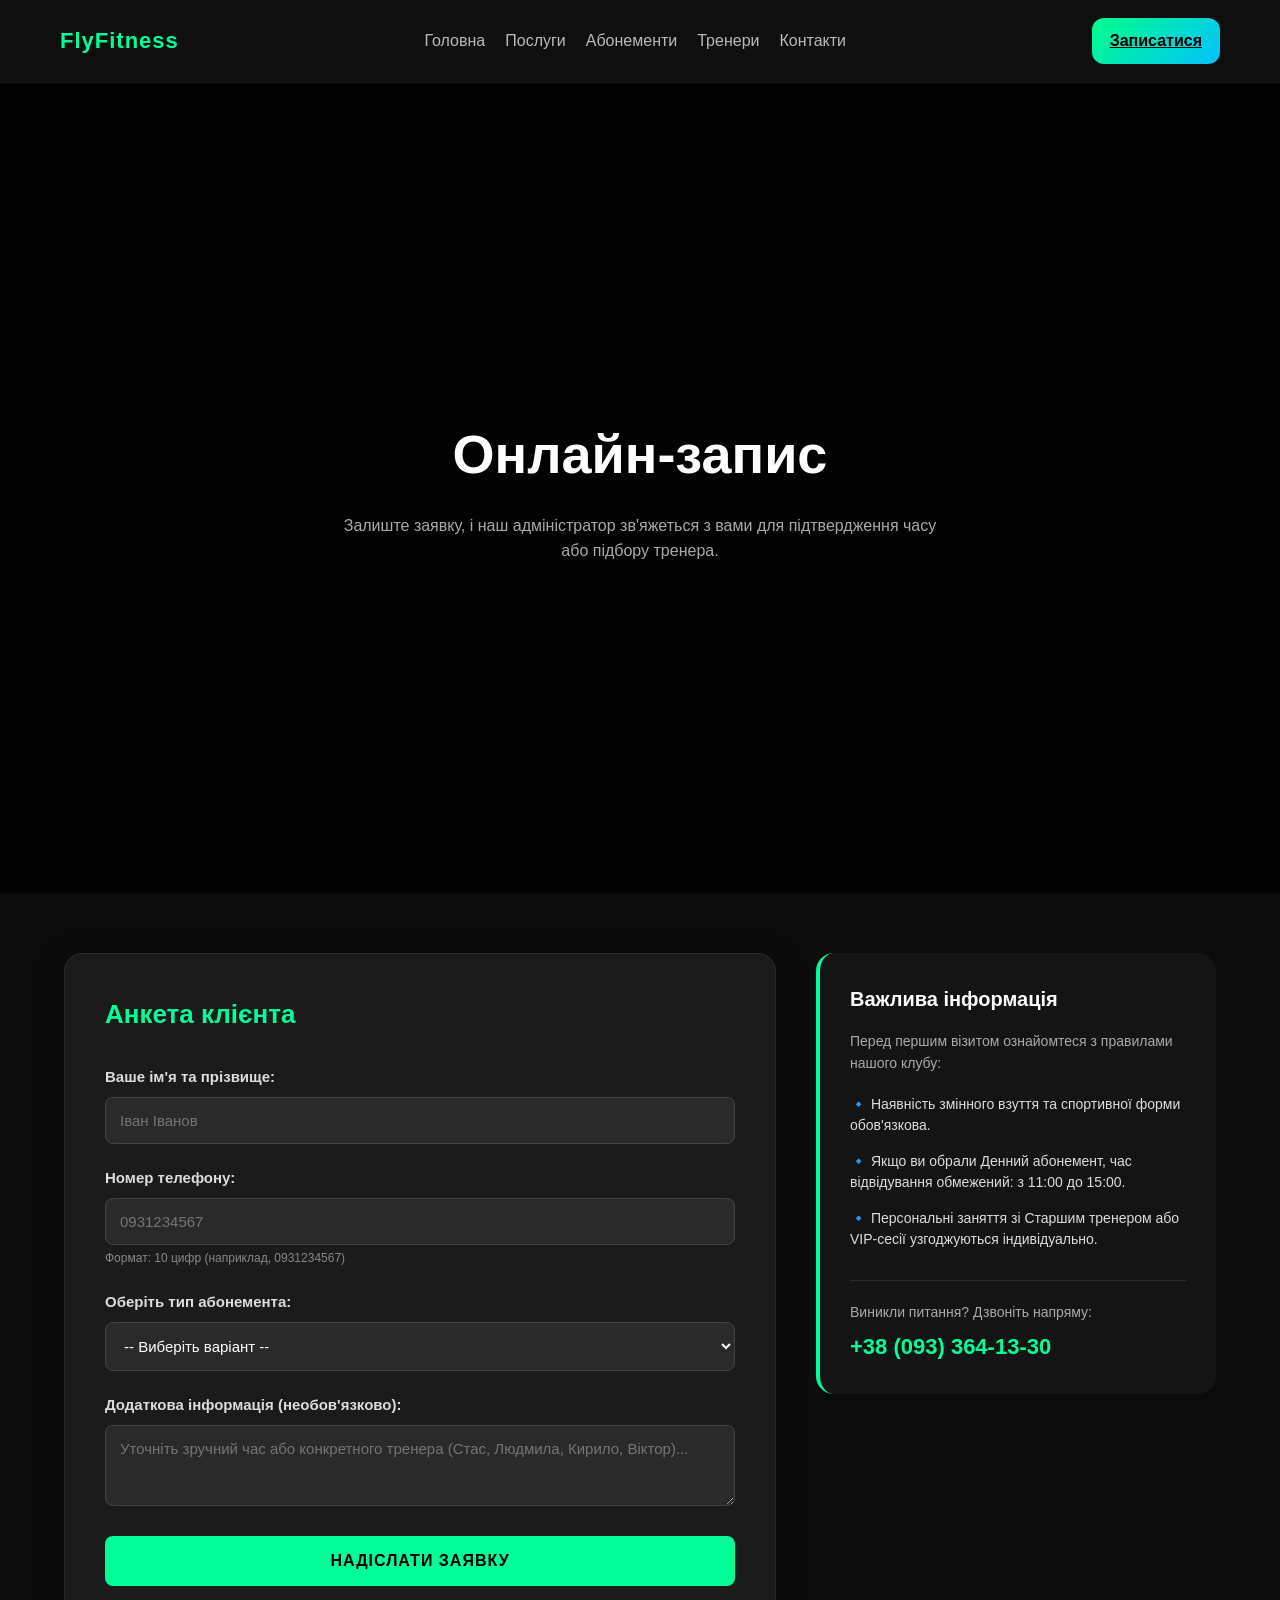
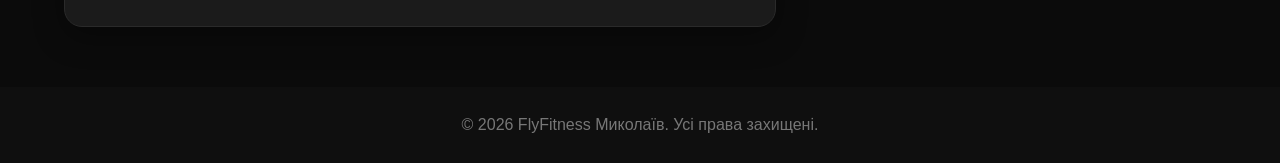
<file: booking.html>
<!DOCTYPE html>
<html lang="uk">
<head>
    <meta charset="UTF-8">
    <meta name="viewport" content="width=device-width, initial-scale=1.0">
    <title>Записатися на тренування | FlyFitness Миколаїв</title>
    <meta name="description" content="Спортивний клуб FlyFitness у Миколаєві (Корабельний район). Тренажерний зал, бокс, кікбоксинг, БДД, персональні тренування. Записуйся онлайн!">
    <meta name="keywords" content="FlyFitness, Флай Фітнес Миколаїв, тренажерний зал корабельний, бокс миколаїв океанівська, кікбоксинг корабельний">
    <link rel="stylesheet" href="css/style.css">
    <link rel="stylesheet" href="css/booking.css">
</head>
<body>

<header class="header">
    <div class="logo">FlyFitness</div>
    <nav class="nav">
        <a href="index.html">Головна</a>
        <a href="services.html">Послуги</a>
        <a href="pricing.html">Абонементи</a>
        <a href="trainers.html">Тренери</a>
        <a href="contact.html">Контакти</a>
    </nav>
    <a href="booking.html" class="btn active-btn">Записатися</a>
</header>

<section class="hero">
    <div class="hero-content">
        <h1>Онлайн-запис</h1>
        <p>Залиште заявку, і наш адміністратор зв'яжеться з вами для підтвердження часу або підбору тренера.</p>
    </div>
</section>

<main class="container">
    <div class="booking-wrapper">
        
        <div class="booking-card">
            <h2>Анкета клієнта</h2>
            
            <form action="https://api.web3forms.com/submit" method="POST" class="booking-form">
                
                <input type="hidden" name="access_key" value="af3d363a-8ff3-4e5d-8b2e-3a3e325b9c94">
                
                <input type="hidden" name="subject" value="Нова заявка на тренування з сайту FlyFitness">

                <div class="form-group">
                    <label for="name">Ваше ім'я та прізвище:</label>
                    <input 
                        type="text" 
                        id="name" 
                        name="Ім'я Клієнта" 
                        placeholder="Іван Іванов" 
                        pattern="^[A-Za-zА-Яа-яЁёІіЇїЄєҐґ'\s]{2,50}$"
                        title="Будь ласка, введіть реальне ім'я (тільки літери, мінімум 2 символи)"
                        required
                    >
                </div>

                <div class="form-group">
                    <label for="phone">Номер телефону:</label>
                    <input 
                        type="tel" 
                        id="phone" 
                        name="Телефон" 
                        placeholder="0931234567" 
                        pattern="^(\+38)?0\d{9}$"
                        title="Введіть коректний номер мобільного телефону у форматі 10 цифр (наприклад: 0931234567)"
                        required
                    >
                    <small style="color: #888; font-size: 12px; display: block; margin-top: 4px;">
                        Формат: 10 цифр (наприклад, 0931234567)
                    </small>
                </div>

                <div class="form-group">
                    <label for="service">Оберіть тип абонемента:</label>
                    <select id="service" name="Обраний Абонемент" required>
                        <option value="" disabled selected>-- Виберіть варіант --</option>
                        
                        <optgroup label="Самостійні тренування (Тренажерний зал)">
                            <option value="Тренажерний зал: 8 занять — 1050₴">8 занять (1 міс.) — 1050₴</option>
                            <option value="Тренажерний зал: 12 занять — 1300₴">12 занять (діє 40 днів) — 1300₴</option>
                            <option value="Тренажерний зал: 20 занять — 2000₴">20 занять (діє 3 місяці) — 2000₴</option>
                            <option value="Тренажерний зал: 25 занять — 2450₴">25 занять (діє 12 місяців) — 2450₴</option>
                            <option value="Тренажерний зал: Безліміт 1 міс — 1400₴">Безліміт на 1 місяць — 1400₴</option>
                            <option value="Тренажерний зал: Безліміт 3 міс — 3000₴">Безліміт на 3 місяці — 3000₴</option>
                            <option value="Тренажерний зал: Безліміт 6 міс — 5500₴">Безліміт на 6 місяців — 5500₴</option>
                            <option value="Тренажерний зал: Безліміт 12 міс — 9000₴">Безліміт на 12 місяців — 9000₴</option>
                            <option value="Тренажерний зал: Денний безліміт — 1100₴">Безлімітний денний (11:00-15:00) — 1100₴</option>
                        </optgroup>

                        <optgroup label="Бійцівський зал (Групові тренування)">
                            <option value="Кікбоксинг (12 занять) — 1200₴">Кікбоксинг (12 тренувань / 30 днів) — 1200₴</option>
                            <option value="Кікбоксинг Жіночий (10 занять) — 1200₴">Кікбоксинг жіночий (10 тренувань / 40 днів) — 1200₴</option>
                            <option value="Бокс (10 занять) — 1300₴">Бокс (10 тренувань / 40 днів) — 1300₴</option>
                            <option value="Джиу-Джитсу (10 занять) — 1300₴">Джиу-Джитсу (10 тренувань / 40 днів) — 1300₴</option>
                        </optgroup>

                        <optgroup label="Абонементи персональні з тренером">
                            <option value="З тренером у міні-групах: 10 занять — 2600₴">10 тренувань з тренером у міні-групах — 2600₴</option>
                            <option value="Зі старшим тренером у міні-групах: 10 занять — 3000₴">10 тренувань зі старшим тренером у міні-групах — 3000₴</option>
                            <option value="Індивідуальні VIP: 10 занять — 4000₴">10 індивідуальних VIP тренувань — 4000₴</option>
                        </optgroup>
                    </select>
                </div>

                <div class="form-group">
                    <label for="message">Додаткова інформація (необов'язково):</label>
                    <textarea id="message" name="Коментар клієнта" rows="3" placeholder="Уточніть зручний час або конкретного тренера (Стас, Людмила, Кирило, Віктор)..."></textarea>
                </div>

                <button type="submit" class="btn submit-btn">Надіслати заявку</button>
            </form>
        </div>

        <div class="booking-info">
            <h3>Важлива інформація</h3>
            <p>Перед першим візитом ознайомтеся з правилами нашого клубу:</p>
            <ul>
                <li>🔹 Наявність змінного взуття та спортивної форми обов'язкова.</li>
                <li>🔹 Якщо ви обрали Денний абонемент, час відвідування обмежений: з 11:00 до 15:00.</li>
                <li>🔹 Персональні заняття зі Старшим тренером або VIP-сесії узгоджуються індивідуально.</li>
            </ul>
            <div class="support-box">
                <p>Виникли питання? Дзвоніть напряму:</p>
                <a href="tel:+380933641330" class="phone-link">+38 (093) 364-13-30</a>
            </div>
        </div>

    </div>
</main>

<footer class="footer">
    © 2026 FlyFitness Миколаїв. Усі права захищені.
</footer>

</body>
</html>
</file>
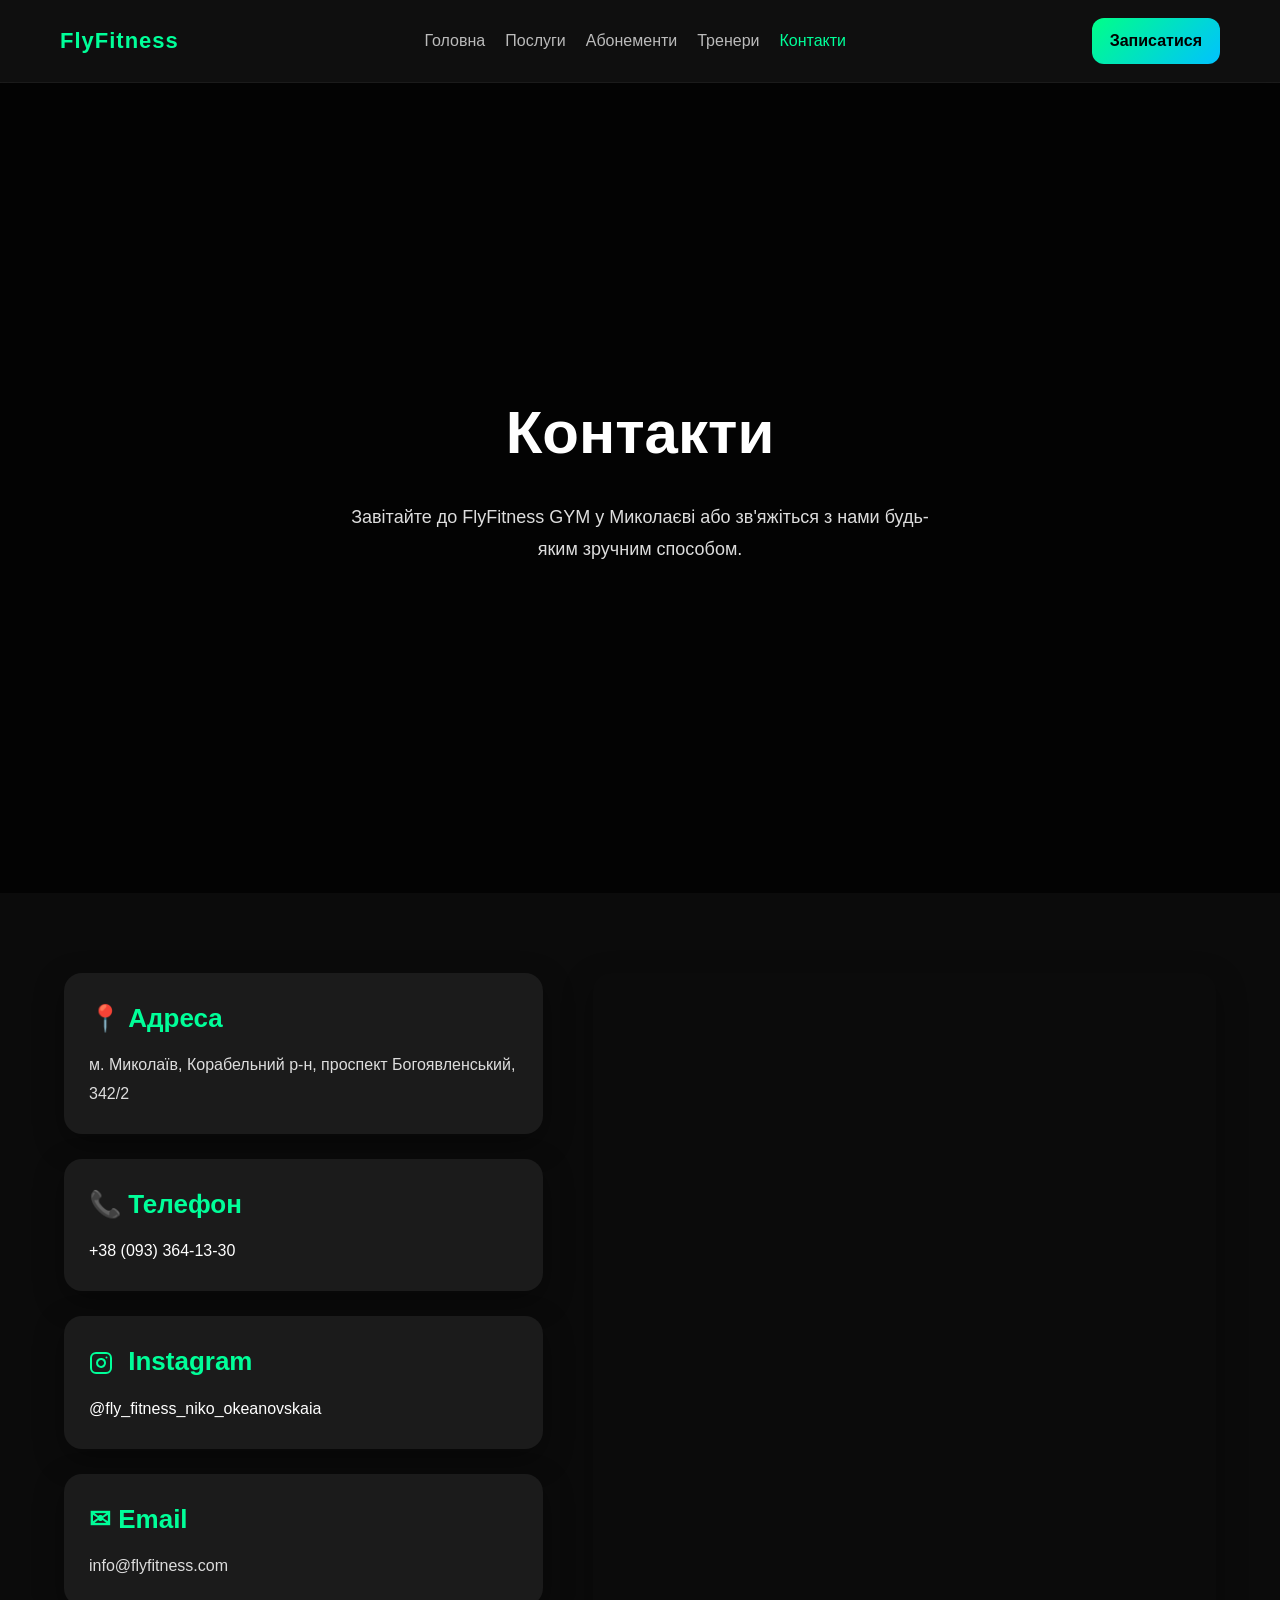
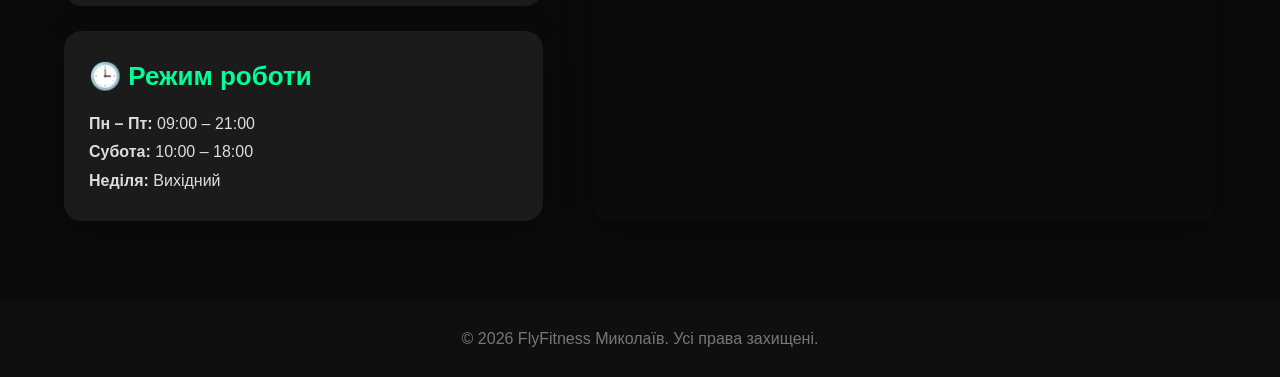
<file: contact.html>
<!DOCTYPE html>
<html lang="uk">
<head>
    <meta charset="UTF-8">
    <meta name="viewport" content="width=device-width, initial-scale=1.0">
    <title>Контакти | FlyFitness Миколаїв</title>
    <meta name="description" content="Спортивний клуб FlyFitness у Миколаєві (Корабельний район). Тренажерний зал, бокс, кікбоксинг, БДД, персональні тренування. Записуйся онлайн!">
    <meta name="keywords" content="FlyFitness, Флай Фітнес Миколаїв, тренажерний зал корабельний, бокс миколаїв океанівська, кікбоксинг корабельний">
    <link rel="stylesheet" href="css/style.css">
    <link rel="stylesheet" href="css/contacts.css">
</head>

<body>
    <header class="header">
        <div class="logo">FlyFitness</div>

        <nav class="nav">
            <a href="index.html">Головна</a>
            <a href="services.html">Послуги</a>
            <a href="pricing.html">Абонементи</a>
            <a href="trainers.html">Тренери</a>
            <a href="contact.html" class="active">Контакти</a>
        </nav>

        <a href="booking.html" class="btn">Записатися</a>
    </header>

    <section class="hero">
        <div class="hero-content">
            <h1>Контакти</h1>
            <p>
                Завітайте до FlyFitness GYM у Миколаєві або зв'яжіться з нами будь-яким зручним способом.
            </p>
        </div>
    </section>

    <main class="container">
        <div class="contacts">

            <div class="info">
                <div class="item">
                    <h2>📍 Адреса</h2>
                    <p>м. Миколаїв, Корабельний р-н, проспект Богоявленський, 342/2</p>
                </div>

                <div class="item">
                    <h2>📞 Телефон</h2>
                    <p><a href="tel:+380933641330" style="color: #fff; text-decoration: none;">+38 (093) 364-13-30</a></p>
                </div>

                <div class="item">
                    <h2>
                        <svg xmlns="http://www.w3.org/2000/svg" width="24" height="24" viewBox="0 0 24 24" fill="none" stroke="#00ff99" stroke-width="2" stroke-linecap="round" stroke-linejoin="round" style="vertical-align: middle; margin-right: 8px;">
                            <rect x="2" y="2" width="20" height="20" rx="5" ry="5"></rect>
                            <path d="M16 11.37A4 4 0 1 1 12.63 8 4 4 0 0 1 16 11.37z"></path>
                            <line x1="17.5" y1="6.5" x2="17.51" y2="6.5"></line>
                        </svg>
                        Instagram
                    </h2>
                    <p>
                        <a href="https://www.instagram.com/fly_fitness_niko_okeanovskaia" target="_blank" class="instagram-link">
                            @fly_fitness_niko_okeanovskaia
                        </a>
                    </p>
                </div>

                <div class="item">
                    <h2>✉ Email</h2>
                    <p>info@flyfitness.com</p>
                </div>

                <div class="item">
                    <h2>🕒 Режим роботи</h2>
                    <p>
                        <strong>Пн – Пт:</strong> 09:00 – 21:00<br>
                        <strong>Субота:</strong> 10:00 – 18:00<br>
                        <strong>Неділя:</strong> Вихідний
                    </p>
                </div>
            </div>

            <div class="map">
                <iframe src="https://www.google.com/maps/embed?pb=!1m18!1m12!1m3!1d682.1029056314954!2d32.01544116966896!3d46.85527141530162!2m3!1f0!2f0!3f0!3m2!1i1024!2i768!4f13.1!3m3!1m2!1s0x40c432b289055f2b%3A0xffde4227c961db86!2sFlyFitness%20GYM!5e0!3m2!1sru!2see!4v1782573826416!5m2!1sru!2see" 
                width="600" 
                height="450" 
                style="border:0;" 
                allowfullscreen="" 
                loading="lazy" 
                referrerpolicy="strict-origin-when-cross-origin">
            </iframe>
            </div>

        </div>
    </main>

    <footer class="footer">
        © 2026 FlyFitness Миколаїв. Усі права захищені.
    </footer>
</body>
</html>
</file>
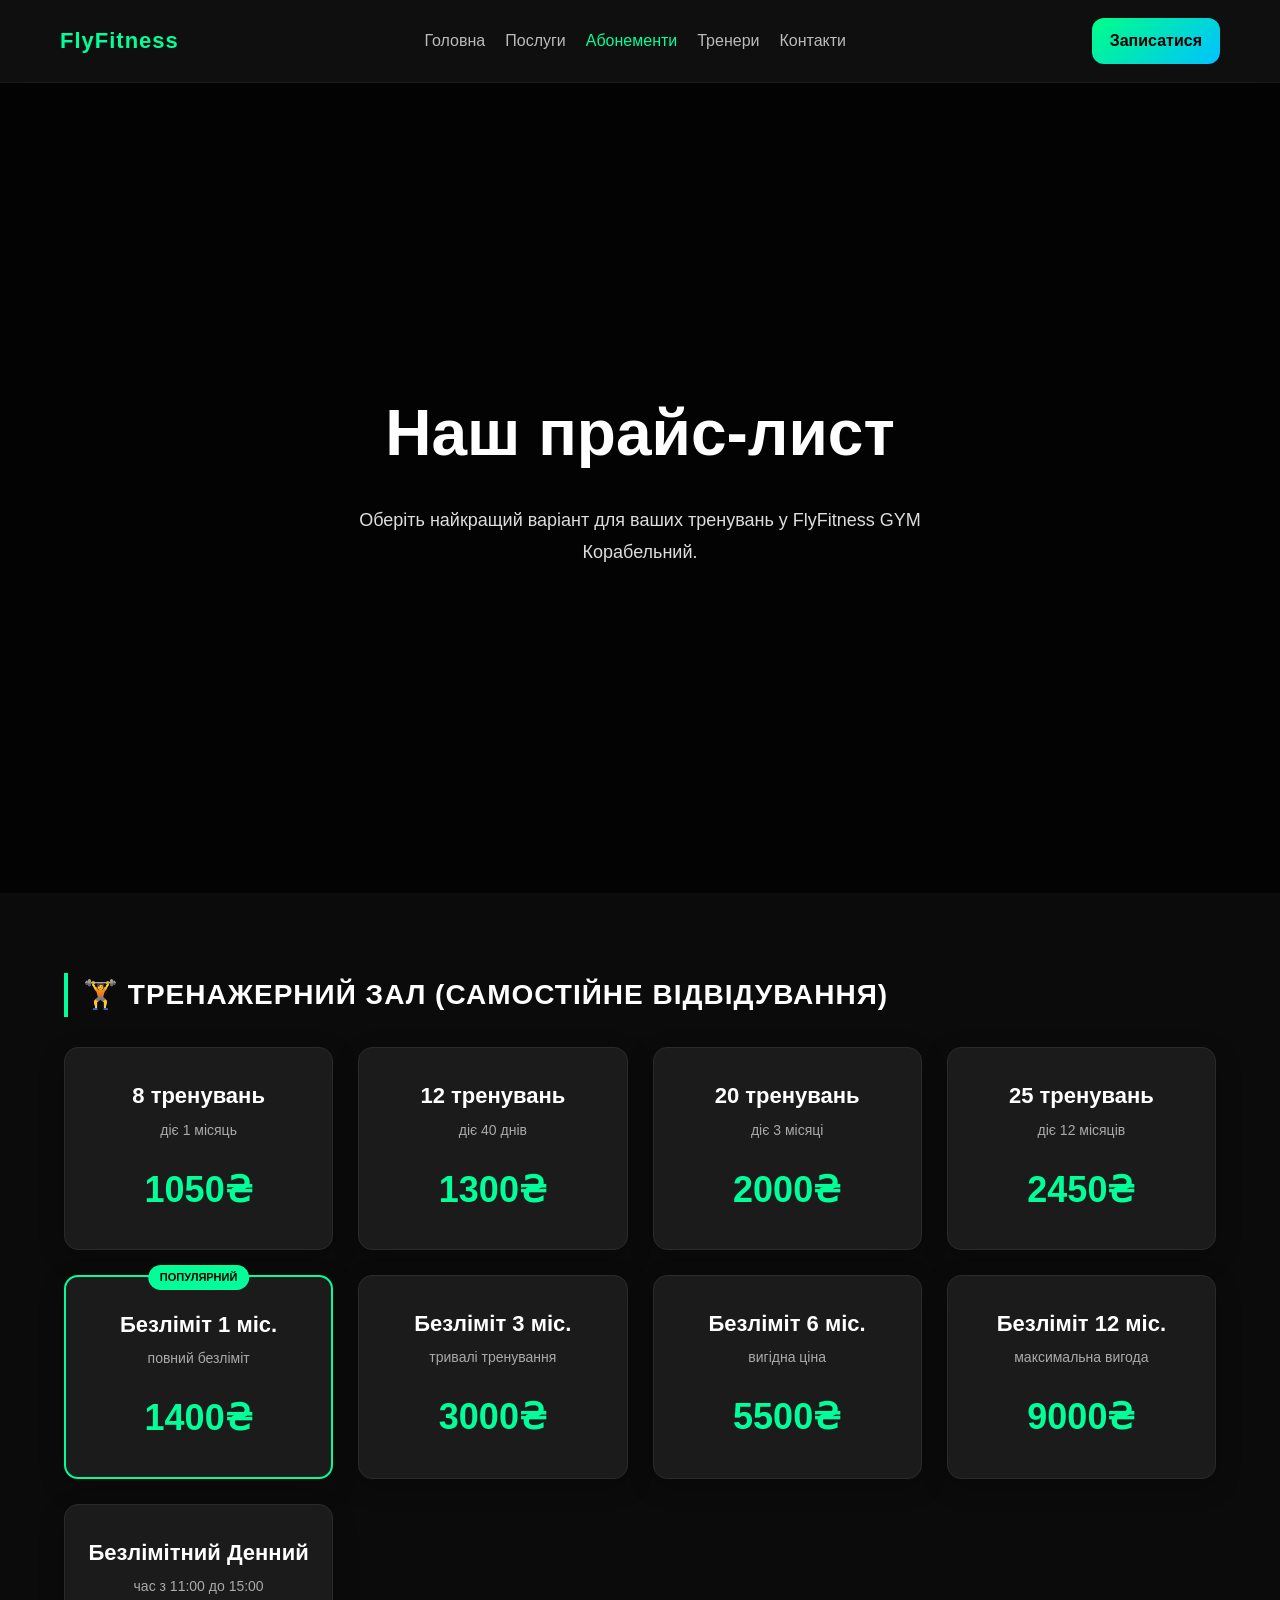
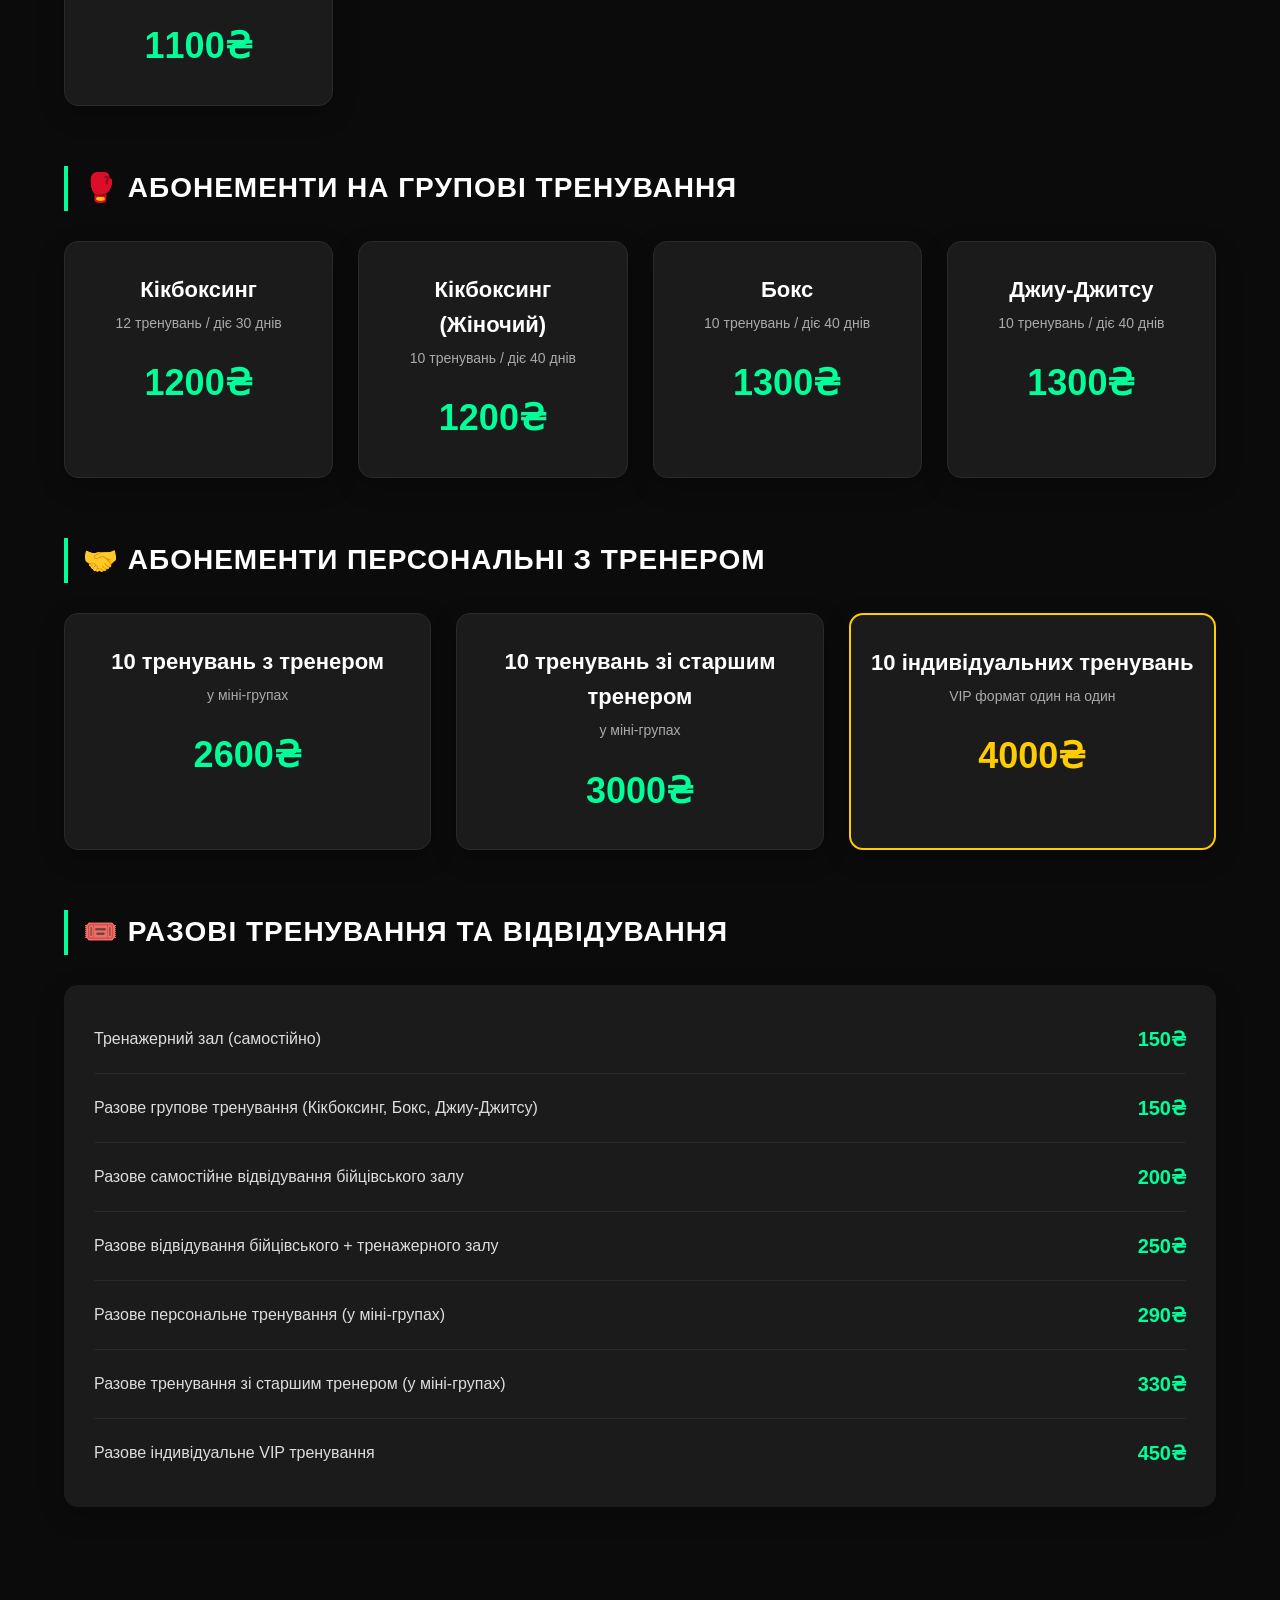
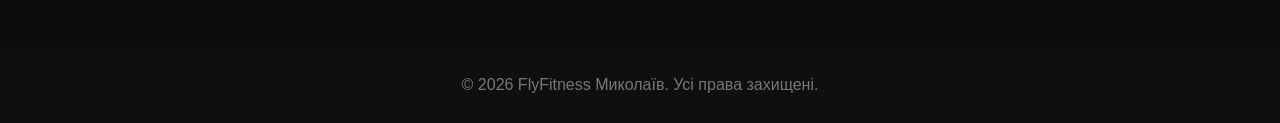
<file: pricing.html>
<!DOCTYPE html>
<html lang="uk">
<head>
    <meta charset="UTF-8">
    <meta name="viewport" content="width=device-width, initial-scale=1.0">
    <title>Абонементи та Ціни | FlyFitness Миколаїв</title>
    <meta name="description" content="Спортивний клуб FlyFitness у Миколаєві (Корабельний район). Тренажерний зал, бокс, кікбоксинг, БДД, персональні тренування. Записуйся онлайн!">
    <meta name="keywords" content="FlyFitness, Флай Фітнес Миколаїв, тренажерний зал корабельний, бокс миколаїв океанівська, кікбоксинг корабельний">
    <link rel="stylesheet" href="css/style.css">
    <link rel="stylesheet" href="css/pricing.css">
</head>
<body>

<header class="header">
    <div class="logo">FlyFitness</div>
    <nav class="nav">
        <a href="index.html">Головна</a>
        <a href="services.html">Послуги</a>
        <a href="pricing.html" class="active">Абонементи</a>
        <a href="trainers.html">Тренери</a>
        <a href="contact.html">Контакти</a>
    </nav>
    <a href="booking.html" class="btn">Записатися</a>
</header>

<section class="hero">
    <div class="hero-content">
        <h1>Наш прайс-лист</h1>
        <p>Оберіть найкращий варіант для ваших тренувань у FlyFitness GYM Корабельний.</p>
    </div>
</section>

<main class="container pricing-page">

    <section class="price-section">
        <h2 class="section-title">🏋️ Тренажерний зал (Самостійне відвідування)</h2>
        <div class="pricing-grid-full">
            
            <div class="plan-card">
                <h3>8 тренувань</h3>
                <div class="card-meta">діє 1 місяць</div>
                <div class="price-val">1050₴</div>
            </div>

            <div class="plan-card">
                <h3>12 тренувань</h3>
                <div class="card-meta">діє 40 днів</div>
                <div class="price-val">1300₴</div>
            </div>

            <div class="plan-card">
                <h3>20 тренувань</h3>
                <div class="card-meta">діє 3 місяці</div>
                <div class="price-val">2000₴</div>
            </div>

            <div class="plan-card">
                <h3>25 тренувань</h3>
                <div class="card-meta">діє 12 місяців</div>
                <div class="price-val">2450₴</div>
            </div>

            <div class="plan-card popular-card">
                <div class="mini-badge">Популярний</div>
                <h3>Безліміт 1 міс.</h3>
                <div class="card-meta">повний безліміт</div>
                <div class="price-val">1400₴</div>
            </div>

            <div class="plan-card">
                <h3>Безліміт 3 міс.</h3>
                <div class="card-meta">тривалі тренування</div>
                <div class="price-val">3000₴</div>
            </div>

            <div class="plan-card">
                <h3>Безліміт 6 міс.</h3>
                <div class="card-meta">вигідна ціна</div>
                <div class="price-val">5500₴</div>
            </div>

            <div class="plan-card">
                <h3>Безліміт 12 міс.</h3>
                <div class="card-meta">максимальна вигода</div>
                <div class="price-val">9000₴</div>
            </div>

            <div class="plan-card">
                <h3>Безлімітний Денний</h3>
                <div class="card-meta">час з 11:00 до 15:00</div>
                <div class="price-val">1100₴</div>
            </div>

        </div>
    </section>

    <section class="price-section">
        <h2 class="section-title">🥊 Абонементи на групові тренування</h2>
        <div class="pricing-grid-full">

            <div class="plan-card">
                <h3>Кікбоксинг</h3>
                <div class="card-meta">12 тренувань / діє 30 днів</div>
                <div class="price-val">1200₴</div>
            </div>

            <div class="plan-card">
                <h3>Кікбоксинг (Жіночий)</h3>
                <div class="card-meta">10 тренувань / діє 40 днів</div>
                <div class="price-val">1200₴</div>
            </div>

            <div class="plan-card">
                <h3>Бокс</h3>
                <div class="card-meta">10 тренувань / діє 40 днів</div>
                <div class="price-val">1300₴</div>
            </div>

            <div class="plan-card">
                <h3>Джиу-Джитсу</h3>
                <div class="card-meta">10 тренувань / діє 40 днів</div>
                <div class="price-val">1300₴</div>
            </div>

        </div>
    </section>

    <section class="price-section">
        <h2 class="section-title">🤝 Абонементи персональні з тренером</h2>
        <div class="pricing-grid-full">

            <div class="plan-card">
                <h3>10 тренувань з тренером</h3>
                <div class="card-meta">у міні-групах</div>
                <div class="price-val">2600₴</div>
            </div>

            <div class="plan-card">
                <h3>10 тренувань зі старшим тренером</h3>
                <div class="card-meta">у міні-групах</div>
                <div class="price-val">3000₴</div>
            </div>

            <div class="plan-card vip-card">
                <h3>10 індивідуальних тренувань</h3>
                <div class="card-meta">VIP формат один на один</div>
                <div class="price-val">4000₴</div>
            </div>

        </div>
    </section>

    <section class="price-section">
        <h2 class="section-title">🎟️ Разові тренування та відвідування</h2>
        <div class="pricing-list-simple">
            
            <div class="simple-row">
                <span>Тренажерний зал (самостійно)</span>
                <strong>150₴</strong>
            </div>
            <div class="simple-row">
                <span>Разове групове тренування (Кікбоксинг, Бокс, Джиу-Джитсу)</span>
                <strong>150₴</strong>
            </div>
            <div class="simple-row">
                <span>Разове самостійне відвідування бійцівського залу</span>
                <strong>200₴</strong>
            </div>
            <div class="simple-row">
                <span>Разове відвідування бійцівського + тренажерного залу</span>
                <strong>250₴</strong>
            </div>
            <div class="simple-row">
                <span>Разове персональне тренування (у міні-групах)</span>
                <strong>290₴</strong>
            </div>
            <div class="simple-row">
                <span>Разове тренування зі старшим тренером (у міні-групах)</span>
                <strong>330₴</strong>
            </div>
            <div class="simple-row">
                <span>Разове індивідуальне VIP тренування</span>
                <strong>450₴</strong>
            </div>

        </div>
    </section>

</main>

<footer class="footer">
    © 2026 FlyFitness Миколаїв. Усі права захищені.
</footer>

</body>
</html>
</file>
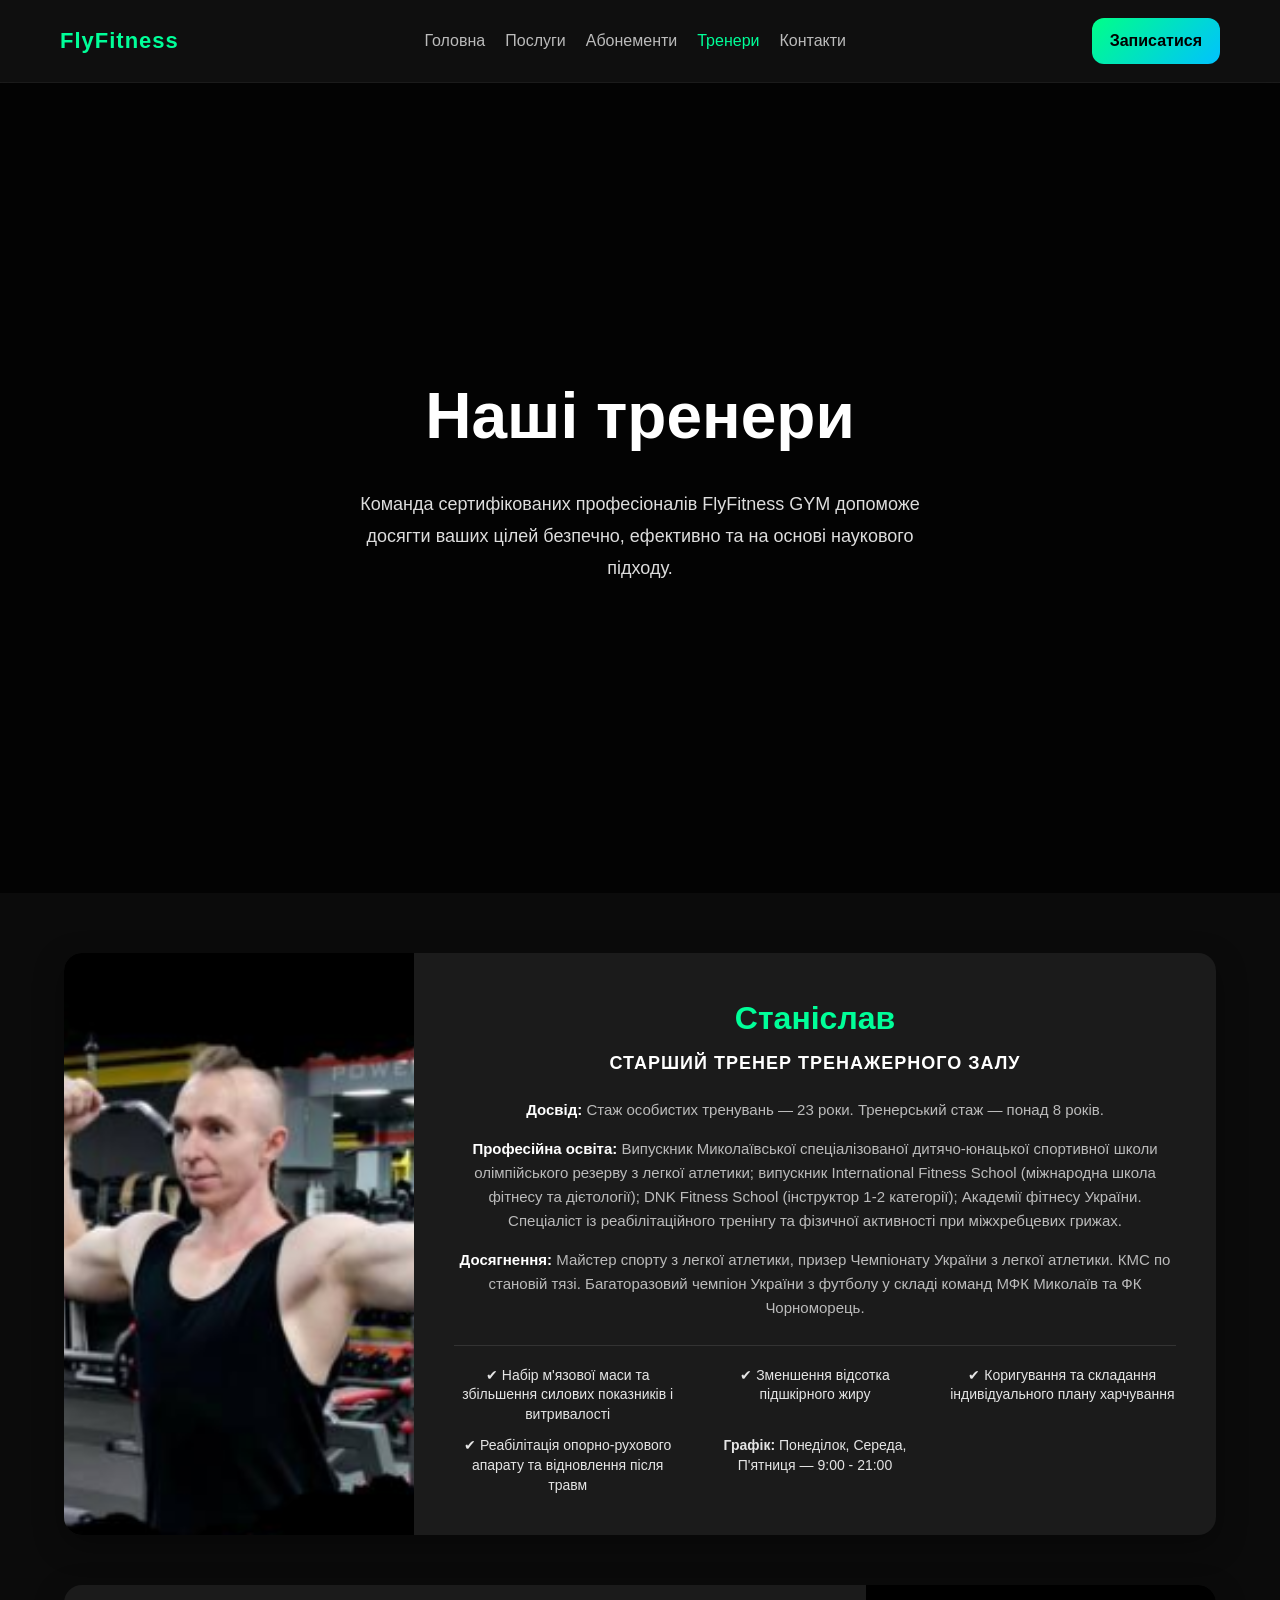
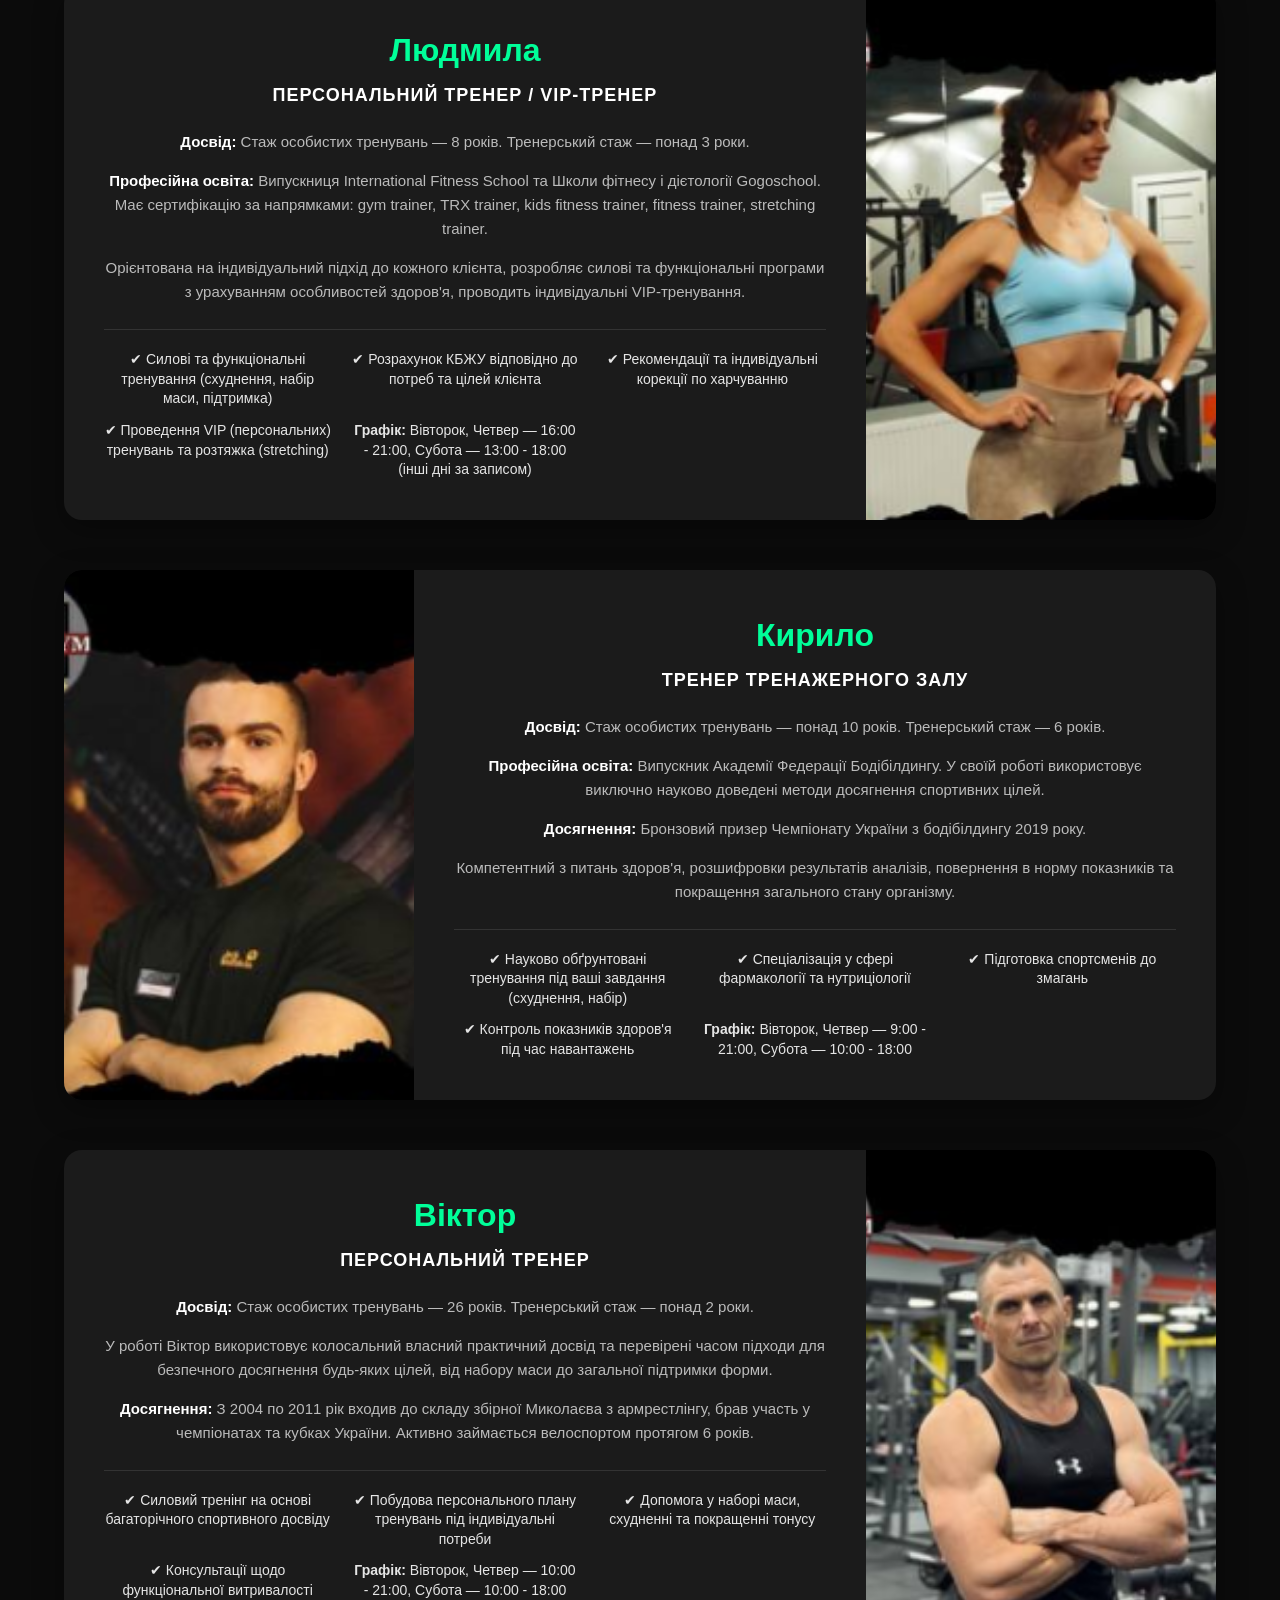
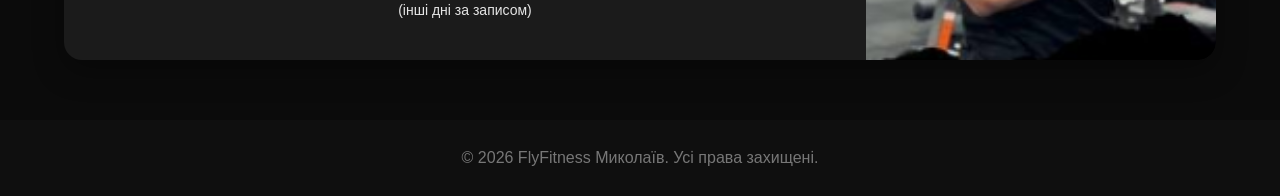
<file: trainers.html>
<!DOCTYPE html>
<html lang="uk">
<head>
    <meta charset="UTF-8">
    <meta name="viewport" content="width=device-width, initial-scale=1.0">
    <title>Наші тренери | FlyFitness</title>
    <meta name="description" content="Спортивний клуб FlyFitness у Миколаєві (Корабельний район). Тренажерний зал, бокс, кікбоксинг, БДД, персональні тренування. Записуйся онлайн!">
    <meta name="keywords" content="FlyFitness, Флай Фітнес Миколаїв, тренажерний зал корабельний, бокс миколаїв океанівська, кікбоксинг корабельний">
    <link rel="stylesheet" href="css/style.css">
    <link rel="stylesheet" href="css/trainers.css">
</head>
<body>

<header class="header">
    <div class="logo">FlyFitness</div>
    <nav class="nav">
        <a href="index.html">Головна</a>
        <a href="services.html">Послуги</a>
        <a href="pricing.html">Абонементи</a>
        <a href="trainers.html" class="active">Тренери</a>
        <a href="contact.html">Контакти</a>
    </nav>
    <a href="booking.html" class="btn">Записатися</a>
</header>

<section class="hero">
    <div class="hero-content">
        <h1>Наші тренери</h1>
        <p>
            Команда сертифікованих професіоналів FlyFitness GYM допоможе досягти ваших цілей безпечно, ефективно та на основі наукового підходу.
        </p>
    </div>
</section>

<main class="container">
    <section class="trainers">

        <div class="trainer">
            <img src="images/Stanislav.png" alt="Старший тренер Станіслав">
            <div class="trainer-info">
                <h2>Станіслав</h2>
                <h3>Старший тренер тренажерного залу</h3>
                <p><strong>Досвід:</strong> Стаж особистих тренувань — 23 роки. Тренерський стаж — понад 8 років.</p>
                <p><strong>Професійна освіта:</strong> Випускник Миколаївської спеціалізованої дитячо-юнацької спортивної школи олімпійського резерву з легкої атлетики; випускник International Fitness School (міжнародна школа фітнесу та дієтології); DNK Fitness School (інструктор 1-2 категорії); Академії фітнесу України. Спеціаліст із реабілітаційного тренінгу та фізичної активності при міжхребцевих грижах.</p>
                <p><strong>Досягнення:</strong> Майстер спорту з легкої атлетики, призер Чемпіонату України з легкої атлетики. КМС по становій тязі. Багаторазовий чемпіон України з футболу у складі команд МФК Миколаїв та ФК Чорноморець.</p>
                
                <ul>
                    <li>✔ Набір м'язової маси та збільшення силових показників і витривалості</li>
                    <li>✔ Зменшення відсотка підшкірного жиру</li>
                    <li>✔ Коригування та складання індивідуального плану харчування</li>
                    <li>✔ Реабілітація опорно-рухового апарату та відновлення після травм</li>
                    <li><strong>Графік:</strong> Понеділок, Середа, П'ятниця — 9:00 - 21:00</li>
                </ul>
            </div>
        </div>

        <div class="trainer reverse">
            <img src="images/Lydmila.png" alt="Тренер Людмила">
            <div class="trainer-info">
                <h2>Людмила</h2>
                <h3>Персональний тренер / VIP-тренер</h3>
                <p><strong>Досвід:</strong> Стаж особистих тренувань — 8 років. Тренерський стаж — понад 3 роки.</p>
                <p><strong>Професійна освіта:</strong> Випускниця International Fitness School та Школи фітнесу і дієтології Gogoschool. Має сертифікацію за напрямками: gym trainer, TRX trainer, kids fitness trainer, fitness trainer, stretching trainer.</p>
                <p>Орієнтована на індивідуальний підхід до кожного клієнта, розробляє силові та функціональні програми з урахуванням особливостей здоров'я, проводить індивідуальні VIP-тренування.</p>
                
                <ul>
                    <li>✔ Силові та функціональні тренування (схуднення, набір маси, підтримка)</li>
                    <li>✔ Розрахунок КБЖУ відповідно до потреб та цілей клієнта</li>
                    <li>✔ Рекомендації та індивідуальні корекції по харчуванню</li>
                    <li>✔ Проведення VIP (персональних) тренувань та розтяжка (stretching)</li>
                    <li><strong>Графік:</strong> Вівторок, Четвер — 16:00 - 21:00, Субота — 13:00 - 18:00 (інші дні за записом)</li>
                </ul>
            </div>
        </div>

        <div class="trainer">
            <img src="images/Kiril.png" alt="Тренер Кирило">
            <div class="trainer-info">
                <h2>Кирило</h2>
                <h3>Тренер тренажерного залу</h3>
                <p><strong>Досвід:</strong> Стаж особистих тренувань — понад 10 років. Тренерський стаж — 6 років.</p>
                <p><strong>Професійна освіта:</strong> Випускник Академії Федерації Бодібілдингу. У своїй роботі використовує виключно науково доведені методи досягнення спортивних цілей.</p>
                <p><strong>Досягнення:</strong> Бронзовий призер Чемпіонату України з бодібілдингу 2019 року.</p>
                <p>Компетентний з питань здоров'я, розшифровки результатів аналізів, повернення в норму показників та покращення загального стану організму.</p>
                
                <ul>
                    <li>✔ Науково обґрунтовані тренування під ваші завдання (схуднення, набір)</li>
                    <li>✔ Спеціалізація у сфері фармакології та нутриціології</li>
                    <li>✔ Підготовка спортсменів до змагань</li>
                    <li>✔ Контроль показників здоров'я під час навантажень</li>
                    <li><strong>Графік:</strong> Вівторок, Четвер — 9:00 - 21:00, Субота — 10:00 - 18:00</li>
                </ul>
            </div>
        </div>

        <div class="trainer reverse">
            <img src="images/Viktor.png" alt="Тренер Віктор">
            <div class="trainer-info">
                <h2>Віктор</h2>
                <h3>Персональний тренер</h3>
                <p><strong>Досвід:</strong> Стаж особистих тренувань — 26 років. Тренерський стаж — понад 2 роки.</p>
                <p>У роботі Віктор використовує колосальний власний практичний досвід та перевірені часом підходи для безпечного досягнення будь-яких цілей, від набору маси до загальної підтримки форми.</p>
                <p><strong>Досягнення:</strong> З 2004 по 2011 рік входив до складу збірної Миколаєва з армрестлінгу, брав участь у чемпіонатах та кубках України. Активно займається велоспортом протягом 6 років.</p>
                
                <ul>
                    <li>✔ Силовий тренінг на основі багаторічного спортивного досвіду</li>
                    <li>✔ Побудова персонального плану тренувань під індивідуальні потреби</li>
                    <li>✔ Допомога у наборі маси, схудненні та покращенні тонусу</li>
                    <li>✔ Консультації щодо функціональної витривалості</li>
                    <li><strong>Графік:</strong> Вівторок, Четвер — 10:00 - 21:00, Субота — 10:00 - 18:00 (інші дні за записом)</li>
                </ul>
            </div>
        </div>

    </section>
</main>

<footer class="footer">
    © 2026 FlyFitness Миколаїв. Усі права захищені.
</footer>

</body>
</html>
</file>
<file: css/style.css>
* {
  margin: 0;
  padding: 0;
  box-sizing: border-box;
  font-family: "Inter", sans-serif;
}

body {
  background: #0b0b0b;
  color: #fff;
  line-height: 1.6;
}

/* HEADER */
.header {
  display: flex;
  justify-content: space-between;
  align-items: center;
  padding: 18px 60px;
  background: rgba(17, 17, 17, 0.8);
  backdrop-filter: blur(12px);
  position: sticky;
  top: 0;
  z-index: 100;
  border-bottom: 1px solid rgba(255,255,255,0.05);
}

.logo {
  font-size: 22px;
  font-weight: 800;
  color: #00ff99;
  letter-spacing: 1px;
}

/* NAV */
nav {
  display: flex;
  gap: 20px;
}

nav a {
  color: #bbb;
  text-decoration: none;
  font-weight: 500;
  position: relative;
  transition: 0.3s;
}

nav a::after {
  content: "";
  position: absolute;
  left: 0;
  bottom: -6px;
  width: 0%;
  height: 2px;
  background: linear-gradient(90deg, #00ff88, #00c2ff);
  transition: 0.3s;
}

nav a:hover {
  color: #fff;
}

nav a:hover::after {
  width: 100%;
}

/* BUTTON */
.btn {
  background: linear-gradient(135deg, #00ff88, #00c2ff);
  border: none;
  padding: 10px 18px;
  border-radius: 12px;
  font-weight: 600;
  cursor: pointer;
  transition: 0.3s;
  color: #000;
}

.btn:hover {
  transform: translateY(-2px);
  box-shadow: 0 10px 30px rgba(0, 255, 170, 0.25);
}

.btn.big {
  padding: 14px 26px;
  font-size: 16px;
}

/* HERO */
.hero {
  height: 90vh;
  display: flex;
  align-items: center;
  justify-content: center;
  text-align: center;
  background: linear-gradient(rgba(0,0,0,0.75), rgba(0,0,0,0.85)),
    url('https://images.unsplash.com/photo-1534438327276-14e5300c3a48') center/cover;
}

.hero h1 {
  font-size: 56px;
  font-weight: 800;
  margin-bottom: 15px;
}

.hero p {
  color: #ccc;
  max-width: 600px;
  margin: 0 auto 25px;
  font-size: 18px;
}

/* SECTIONS */
.section {
  padding: 90px 60px;
  text-align: center;
}

.section.dark {
  background: #141414;
}
.services-grid {
  grid-template-columns: repeat(auto-fit, minmax(250px, 1fr));
}

.service-card {
  position: relative;
  height: 220px;
  border-radius: 16px;
  overflow: hidden;
  cursor: pointer;
  border: 1px solid rgba(255,255,255,0.08);
}

.service-card img {
  width: 100%;
  height: 100%;
  object-fit: cover;
  transition: 0.4s;
}

.service-card:hover img {
  transform: scale(1.1);
}

.service-text {
  position: absolute;
  bottom: 0;
  width: 100%;
  padding: 12px;
  background: linear-gradient(to top, rgba(0,0,0,0.8), transparent);
  font-weight: 600;
}
/* GRID */
.grid {
  display: grid;
  grid-template-columns: repeat(auto-fit, minmax(240px, 1fr));
  gap: 22px;
  margin-top: 30px;
}

/* CARDS */
.card {
  background: rgba(255,255,255,0.04);
  border: 1px solid rgba(255,255,255,0.08);
  padding: 22px;
  border-radius: 16px;
  transition: 0.3s;
  backdrop-filter: blur(10px);
}
.card a {
  font-size: large;
  font-weight: bold;
}
.card:hover {
  transform: translateY(-6px);
  background: rgba(255,255,255,0.07);
  border-color: rgba(0,255,153,0.3);
}

.price {
  font-size: 20px;
}

.pricing-grid {
  align-items: stretch;
}

.price-card {
  text-align: left;
  padding: 28px;
  position: relative;
  display: flex;
  flex-direction: column;
  gap: 12px;
}

.price {
  font-size: 36px;
  font-weight: 800;
}

.price span {
  font-size: 14px;
  color: #aaa;
  font-weight: 400;
}

.price-card ul {
  list-style: none;
  margin-top: 10px;
}

.price-card ul li {
  padding: 6px 0;
  color: #ccc;
}

.price-card button {
  margin-top: auto;
}

.price-card.popular {
  border: 2px solid #00ff99;
  transform: scale(1.05);
  box-shadow: 0 0 30px rgba(0,255,153,0.15);
}

/* ===== GALLERY ===== */
.gallery-section {
  padding: 90px 60px;
  text-align: center;
}

.gallery {
  display: flex;
  gap: 20px;
  overflow-x: auto;
  padding: 20px 0;
  scroll-snap-type: x mandatory;
}

.gallery::-webkit-scrollbar {
  height: 8px;
}

.gallery::-webkit-scrollbar-thumb {
  background: #00ff99;
  border-radius: 10px;
}

.gallery-item {
  min-width: 300px;
  height: 200px;
  border-radius: 16px;
  overflow: hidden;
  scroll-snap-align: start;
  position: relative;
  flex-shrink: 0;
  border: 1px solid rgba(255,255,255,0.1);
}

.gallery-item img {
  width: 100%;
  height: 100%;
  object-fit: cover;
  transition: 0.3s;
}

.gallery-item:hover img {
  transform: scale(1.1);
}

.gallery-item span {
  position: absolute;
  bottom: 10px;
  left: 10px;
  background: rgba(0,0,0,0.6);
  padding: 5px 10px;
  border-radius: 8px;
  font-size: 14px;
}
/* ================= TRAINERS ================= */

.trainers-grid{
    display:grid;
    grid-template-columns:repeat(auto-fit,minmax(250px,1fr));
    gap:30px;
}

.trainer-card{
    background:#1b1b1b;
    border-radius:18px;
    overflow:hidden;
    transition:.35s;
    box-shadow:0 10px 30px rgba(0,0,0,.35);
}

.trainer-card:hover{
    transform:translateY(-8px);
}

.trainer-card img{
    width:100%;
    height:300px;
    object-fit:cover;
    display:block;
}

.trainer-info{
    padding:22px;
    text-align:center;
}

.trainer-info h3{
    color:#00ff99;
    font-size:24px;
    margin-bottom:10px;
}

.trainer-info p{
    color:#ccc;
    font-size:17px;
}
.popular {
  border: 2px solid #00ff99;
  box-shadow: 0 0 25px rgba(0,255,153,0.15);
}

.badge {
  display: inline-block;
  margin-top: 10px;
  font-size: 12px;
  padding: 4px 10px;
  border-radius: 20px;
  background: #00ff99;
  color: #000;
}

/* HEADINGS */
h1 {
  font-size: 56px;
}

h2 {
  font-size: 38px;
  margin-bottom: 10px;
}

h3 {
  font-size: 22px;
}

/* FOOTER */
.footer {
  text-align: center;
  padding: 25px;
  background: #0f0f0f;
  color: #777;
}
html{
    scroll-behavior:smooth;
}

/* RESPONSIVE */
@media (max-width: 768px) {
  .header {
    flex-direction: column;
    gap: 12px;
    padding: 15px;
  }

  .hero h1 {
    font-size: 38px;
  }

  .section {
    padding: 60px 20px;
  }

  nav {
    flex-wrap: wrap;
    justify-content: center;
  }
}
</file>
<file: css/booking.css>
/* ================= HERO ================= */
.hero {
    min-height: 40vh;
    display: flex;
    justify-content: center;
    align-items: center;
    text-align: center;
    padding: 40px 20px;
    background: 
        linear-gradient(rgba(0,0,0,.8), rgba(0,0,0,.8)),
        url("https://images.unsplash.com/photo-1517836357463-d25dfeac3438") center/cover no-repeat;
}

.hero h1 {
    font-size: clamp(36px, 5vw, 54px);
    margin-bottom: 15px;
    color: #fff;
}

.hero p {
    color: #aaa;
    max-width: 600px;
    margin: auto;
    font-size: 16px;
    line-height: 1.6;
}

/* ================= CONTAINER & GRID ================= */
.container {
    width: min(1200px, 90%);
    margin: auto;
    padding: 60px 0;
}

.booking-wrapper {
    display: grid;
    grid-template-columns: 1fr 400px; /* Форма ширша, інфо-блок вужчий */
    gap: 40px;
    align-items: start;
}

/* ================= БЛОК ФОРМИ ================= */
.booking-card {
    background: #1b1b1b;
    padding: 40px;
    border-radius: 18px;
    box-shadow: 0 10px 30px rgba(0,0,0,.35);
    border: 1px solid #2a2a2a;
}

.booking-card h2 {
    color: #00ff99;
    font-size: 26px;
    margin-bottom: 30px;
}

.booking-form .form-group {
    margin-bottom: 22px;
}

.booking-form label {
    display: block;
    color: #ddd;
    margin-bottom: 8px;
    font-size: 15px;
    font-weight: 600;
}

.booking-form input, 
.booking-form select, 
.booking-form textarea {
    width: 100%;
    padding: 14px;
    background: #2a2a2a;
    border: 1px solid #444;
    border-radius: 8px;
    color: #fff;
    font-size: 15px;
    outline: none;
    font-family: inherit;
    transition: 0.3s;
}

.booking-form input:focus, 
.booking-form select:focus, 
.booking-form textarea:focus {
    border-color: #00ff99;
    box-shadow: 0 0 10px rgba(0, 255, 153, 0.15);
}

.booking-form textarea {
    resize: vertical;
}

/* Кнопка відправки */
.submit-btn {
    width: 100%;
    background: #00ff99;
    color: #000;
    font-weight: 800;
    padding: 16px;
    border: none;
    border-radius: 8px;
    cursor: pointer;
    font-size: 16px;
    text-transform: uppercase;
    letter-spacing: 1px;
    transition: 0.3s;
}

.submit-btn:hover {
    background: #fff;
    transform: translateY(-3px);
    box-shadow: 0 10px 20px rgba(255,255,255,0.1);
}

/* ================= ПРАВИЙ БЛОК ІНФОРМАЦІЇ ================= */
.booking-info {
    background: #141414;
    padding: 30px;
    border-radius: 18px;
    border-left: 4px solid #00ff99;
}

.booking-info h3 {
    color: #fff;
    font-size: 20px;
    margin-bottom: 15px;
}

.booking-info p {
    color: #aaa;
    font-size: 14px;
    line-height: 1.6;
    margin-bottom: 20px;
}

.booking-info ul {
    list-style: none;
    padding: 0;
}

.booking-info li {
    color: #ddd;
    font-size: 14px;
    line-height: 1.5;
    margin-bottom: 15px;
}

.support-box {
    margin-top: 30px;
    padding-top: 20px;
    border-top: 1px solid #2a2a2a;
}

.support-box p {
    margin-bottom: 5px;
}

.phone-link {
    color: #00ff99;
    font-size: 22px;
    font-weight: 800;
    text-decoration: none;
    transition: 0.2s;
}

.phone-link:hover {
    color: #fff;
}

/* ================= ADAPTIVITY ================= */
@media (max-width: 992px) {
    .booking-wrapper {
        grid-template-columns: 1fr; /* Перебудова в один стовпчик на мобільних */
    }
    
    .booking-card {
        padding: 30px 20px;
    }
}
</file>
<file: css/contacts.css>
.btn{
    text-decoration: none;
}
/* HERO */

.hero{
    min-height:50vh;
    display:flex;
    justify-content:center;
    align-items:center;
    text-align:center;
    padding:40px 20px;
    background:
    linear-gradient(rgba(0,0,0,.75),rgba(0,0,0,.75)),
    url("https://images.unsplash.com/photo-1517836357463-d25dfeac3438")
    center/cover;
}
.item p a.instagram-link {
    color: #ffffff;
    text-decoration: none;
    font-weight: 300;
    transition: color 0.3s ease; 
}

/* Стан при наведенні курсору */
.item p a.instagram-link:hover {
    color: #00ff99;
}
.hero-content{

max-width:700px;

}

.hero h1{

font-size:60px;
margin-bottom:20px;

}

.hero p{

color:#ddd;
line-height:1.8;

}

/* CONTAINER */

.container{

width:min(1200px,90%);
margin:auto;
padding:80px 0;

}

/* CONTACTS */

.contacts{

display:grid;
grid-template-columns:1fr 1.3fr;

gap:50px;

}

.info{

display:grid;
gap:25px;

}

.item{

background:#1b1b1b;

padding:25px;

border-radius:18px;

box-shadow:0 10px 30px rgba(0,0,0,.35);

}

.item h2{

font-size:26px;

margin-bottom:12px;

color:#00ff99;

}

.item p{

color:#ddd;

line-height:1.8;

}

.map iframe{

width:100%;

height:100%;

min-height:520px;

border:none;

border-radius:18px;

box-shadow:0 10px 30px rgba(0,0,0,.35);

}

/* ACTIVE */

.nav .active{

color:#00ff99;

}

/* MOBILE */

@media(max-width:900px){

.contacts{

grid-template-columns:1fr;

}

.hero h1{

font-size:42px;

}

.map iframe{

min-height:350px;

}

}
</file>
<file: css/pricing.css>
.btn{
    text-decoration: none;
}

/* ================= PRICE SECTIONS ================= */

.price-section {
    margin-bottom: 60px; /* Відступ між категоріями (Зал, Бокс, Разові) */
}

.section-title {
    font-size: 28px;
    color: #fff;
    margin-bottom: 30px;
    border-left: 4px solid #00ff99; /* Зелена лінія зліва від заголовка */
    padding-left: 15px;
    text-transform: uppercase;
    letter-spacing: 1px;
}
/* ================= NEW PRICING GRID & CARDS ================= */

.pricing-grid-full {
    display: grid;
    /* Автоматично підлаштовує кількість колонок залежно від екрана */
    grid-template-columns: repeat(auto-fit, minmax(260px, 1fr)); 
    gap: 25px;
}

.plan-card {
    background: #1b1b1b;
    border: 1px solid #2a2a2a;
    border-radius: 14px;
    padding: 30px 20px;
    text-align: center;
    box-shadow: 0 8px 25px rgba(0,0,0,.25);
    transition: .35s;
    position: relative; /* Потрібно для позиціонування бейджів */
}

.plan-card:hover {
    transform: translateY(-5px);
    border-color: #00ff99;
    box-shadow: 0 12px 30px rgba(0, 255, 153, 0.15);
}

.plan-card h3 {
    color: #fff;
    font-size: 22px;
    margin-bottom: 5px;
}

.card-meta {
    color: #aaa;
    font-size: 14px;
    margin-bottom: 20px;
}

.price-val {
    font-size: 36px;
    color: #00ff99;
    font-weight: 800;
}

/* Модифікатор для популярної картки (Безліміт) */
.plan-card.popular-card {
    border: 2px solid #00ff99;
}

.mini-badge {
    position: absolute;
    top: -12px;
    left: 50%;
    transform: translateX(-50%);
    background: #00ff99;
    color: #000;
    font-weight: 800;
    font-size: 11px;
    padding: 4px 12px;
    border-radius: 20px;
    text-transform: uppercase;
}

/* Модифікатор для VIP картки */
.plan-card.vip-card {
    border: 2px solid #ffcc00; /* Золотий акцент для VIP */
}
.plan-card.vip-card .price-val {
    color: #ffcc00;
}
/* ================= SIMPLE PRICE LIST (РАЗОВІ) ================= */

.pricing-list-simple {
    background: #1b1b1b;
    border-radius: 14px;
    padding: 20px 30px;
    box-shadow: 0 8px 25px rgba(0,0,0,.25);
}

.simple-row {
    display: flex;
    justify-content: space-between;
    align-items: center;
    padding: 18px 0;
    border-bottom: 1px solid #2a2a2a;
    color: #ddd;
    font-size: 16px;
}

.simple-row:last-child {
    border-bottom: none; /* Прибираємо лінію у останнього елемента */
}

.simple-row strong {
    color: #00ff99;
    font-size: 20px;
    font-weight: 700;
    white-space: nowrap; /* Щоб ціна "150₴" не розривалася на два рядки */
    padding-left: 15px;
}
/* ================= HERO ================= */

.hero{
    min-height:55vh;
    display:flex;
    justify-content:center;
    align-items:center;
    text-align:center;
    padding:40px 20px;

    background:
    linear-gradient(rgba(0,0,0,.75),rgba(0,0,0,.75)),
    url("https://images.unsplash.com/photo-1517836357463-d25dfeac3438")
    center/cover no-repeat;
}

.hero-content{
    max-width:750px;
}

.hero h1{
    font-size:clamp(42px,6vw,64px);
    color:#fff;
    margin-bottom:20px;
}

.hero p{
    color:#ddd;
    font-size:18px;
    line-height:1.8;
}

/* ================= CONTAINER ================= */

.container{
    width:min(1200px,90%);
    margin:auto;
    padding:80px 0;
}

/* ================= PRICING ================= */

.pricing{
    display:grid;
    grid-template-columns:repeat(auto-fit,minmax(300px,1fr));
    gap:35px;
}

.plan{
    background:#1b1b1b;
    border-radius:18px;
    padding:40px 30px;
    text-align:center;

    box-shadow:0 10px 30px rgba(0,0,0,.35);

    transition:.35s;
}

.plan:hover{
    transform:translateY(-8px);
}

.plan h2{
    color:#00ff99;
    font-size:34px;
    margin-bottom:15px;
}

.price{
    font-size:48px;
    color:#fff;
    font-weight:700;
    margin-bottom:25px;
}

.price span{
    font-size:18px;
    color:#aaa;
}

.plan ul{
    list-style:none;
    padding:0;
    margin:30px 0;
}

.plan li{
    color:#ddd;
    margin-bottom:15px;
    font-size:17px;
}

.plan .btn{
    display:inline-block;
    margin-top:10px;
    text-decoration:none;
}

/* ================= POPULAR ================= */

.plan.popular{
    border:2px solid #00ff99;
    transform:scale(1.03);
}

.plan.popular:hover{
    transform:scale(1.06);
}

/* ================= ACTIVE LINK ================= */

.nav .active{
    color:#00ff99;
}

/* ================= MOBILE ================= */

@media(max-width:768px){

/* Твої поточні стилі для .hero, .pricing тощо залишаються... */

.section-title {
    font-size: 22px;
}

.pricing-list-simple {
    padding: 15px 20px;
}

.simple-row {
    flex-direction: column; /* На мобільних назва буде зверху, ціна знизу */
    align-items: flex-start;
    gap: 8px;
}

.simple-row strong {
    padding-left: 0;
}

}
</file>
<file: css/trainers.css>
.btn {
    text-decoration: none;
}

/* ================= HERO ================= */
.hero {
    min-height: 55vh;
    display: flex;
    justify-content: center;
    align-items: center;
    text-align: center;
    padding: 40px 20px;
    background: 
        linear-gradient(rgba(0,0,0,.75), rgba(0,0,0,.75)),
        url("https://images.unsplash.com/photo-1517836357463-d25dfeac3438") center/cover no-repeat;
}

.hero-content {
    max-width: 750px;
}

.hero h1 {
    font-size: clamp(42px, 6vw, 64px);
    margin-bottom: 20px;
}

.hero p {
    color: #ddd;
    line-height: 1.8;
    font-size: 18px;
}

/* ================= CONTAINER ================= */
.container {
    width: min(1200px, 90%);
    margin: auto;
    padding: 60px 0;
}

/* ================= TRAINERS (ГОРИЗОНТАЛЬНИЙ СТИЛЬ) ================= */
.trainers {
    display: flex;
    flex-direction: column;
    gap: 50px; /* Відстань між картками */
}

.trainer {
    display: grid;
    grid-template-columns: 350px 1fr; /* Фото ліворуч фіксоване, текст займає весь залишок */
    background: #1b1b1b;
    border-radius: 18px;
    overflow: hidden;
    transition: .35s;
    box-shadow: 0 10px 30px rgba(0,0,0,.35);
}

/* Чергування: кожна друга картка віддзеркалюється (фото праворуч) */
.trainer.reverse {
    grid-template-columns: 1fr 350px;
}
.trainer.reverse img {
    order: 2; /* Переміщує фото в кінець */
}

.trainer:hover {
    transform: translateY(-5px);
    box-shadow: 0 15px 35px rgba(0, 255, 153, 0.1); /* Легке підсвічування фірмовим кольором */
}

.trainer img {
    width: 100%;
    height: 100%;
    min-height: 400px;
    object-fit: cover;
}

/* Контейнер з текстом */
.trainer-info {
    padding: 40px;
    display: flex;
    flex-direction: column;
    justify-content: center;
}

.trainer-info h2 {
    color: #00ff99;
    font-size: 32px;
    margin-bottom: 5px;
}

.trainer-info h3 {
    color: #fff;
    font-size: 18px;
    font-weight: 600;
    margin-bottom: 20px;
    text-transform: uppercase;
    letter-spacing: 1px;
}

/* Текстові блоки (Досвід, Освіта тощо) */
.trainer-info p {
    color: #bbb;
    line-height: 1.6;
    font-size: 15px;
    margin-bottom: 15px;
}

.trainer-info p strong {
    color: #fff;
}

/* Список навичок та переваг */
.trainer-info ul {
    list-style: none;
    padding: 20px 0 0 0;
    margin-top: 10px;
    border-top: 1px solid #333; /* Візуальне розділення */
    display: grid;
    grid-template-columns: repeat(auto-fit, minmax(220px, 1fr)); /* Перелік пунктів у 2 стовпчики замість 1 */
    gap: 12px 20px;
}

.trainer-info li {
    color: #e5e5e5;
    font-size: 14px;
    line-height: 1.4;
}

.nav .active {
    color: #00ff99;
}

/* ================= MOBILE & TABLETS ================= */
@media (max-width: 992px) {
    .trainer, .trainer.reverse {
        grid-template-columns: 1fr; /* Скидаємо до 1 стовпчика на планшетах */
    }
    
    .trainer.reverse img {
        order: 0; /* Повертаємо фото вгору */
    }

    .trainer img {
        height: 350px;
        min-height: auto;
    }

    .trainer-info {
        padding: 30px;
    }
}

@media (max-width: 768px) {
    .hero {
        min-height: 45vh;
    }

    .hero h1 {
        font-size: 38px;
    }

    .trainer img {
        height: 280px;
    }

    .trainer-info h2 {
        font-size: 26px;
    }

    .trainer-info ul {
        grid-template-columns: 1fr; /* На мобілках пункти знову стають один під одним */
    }
}
</file>
